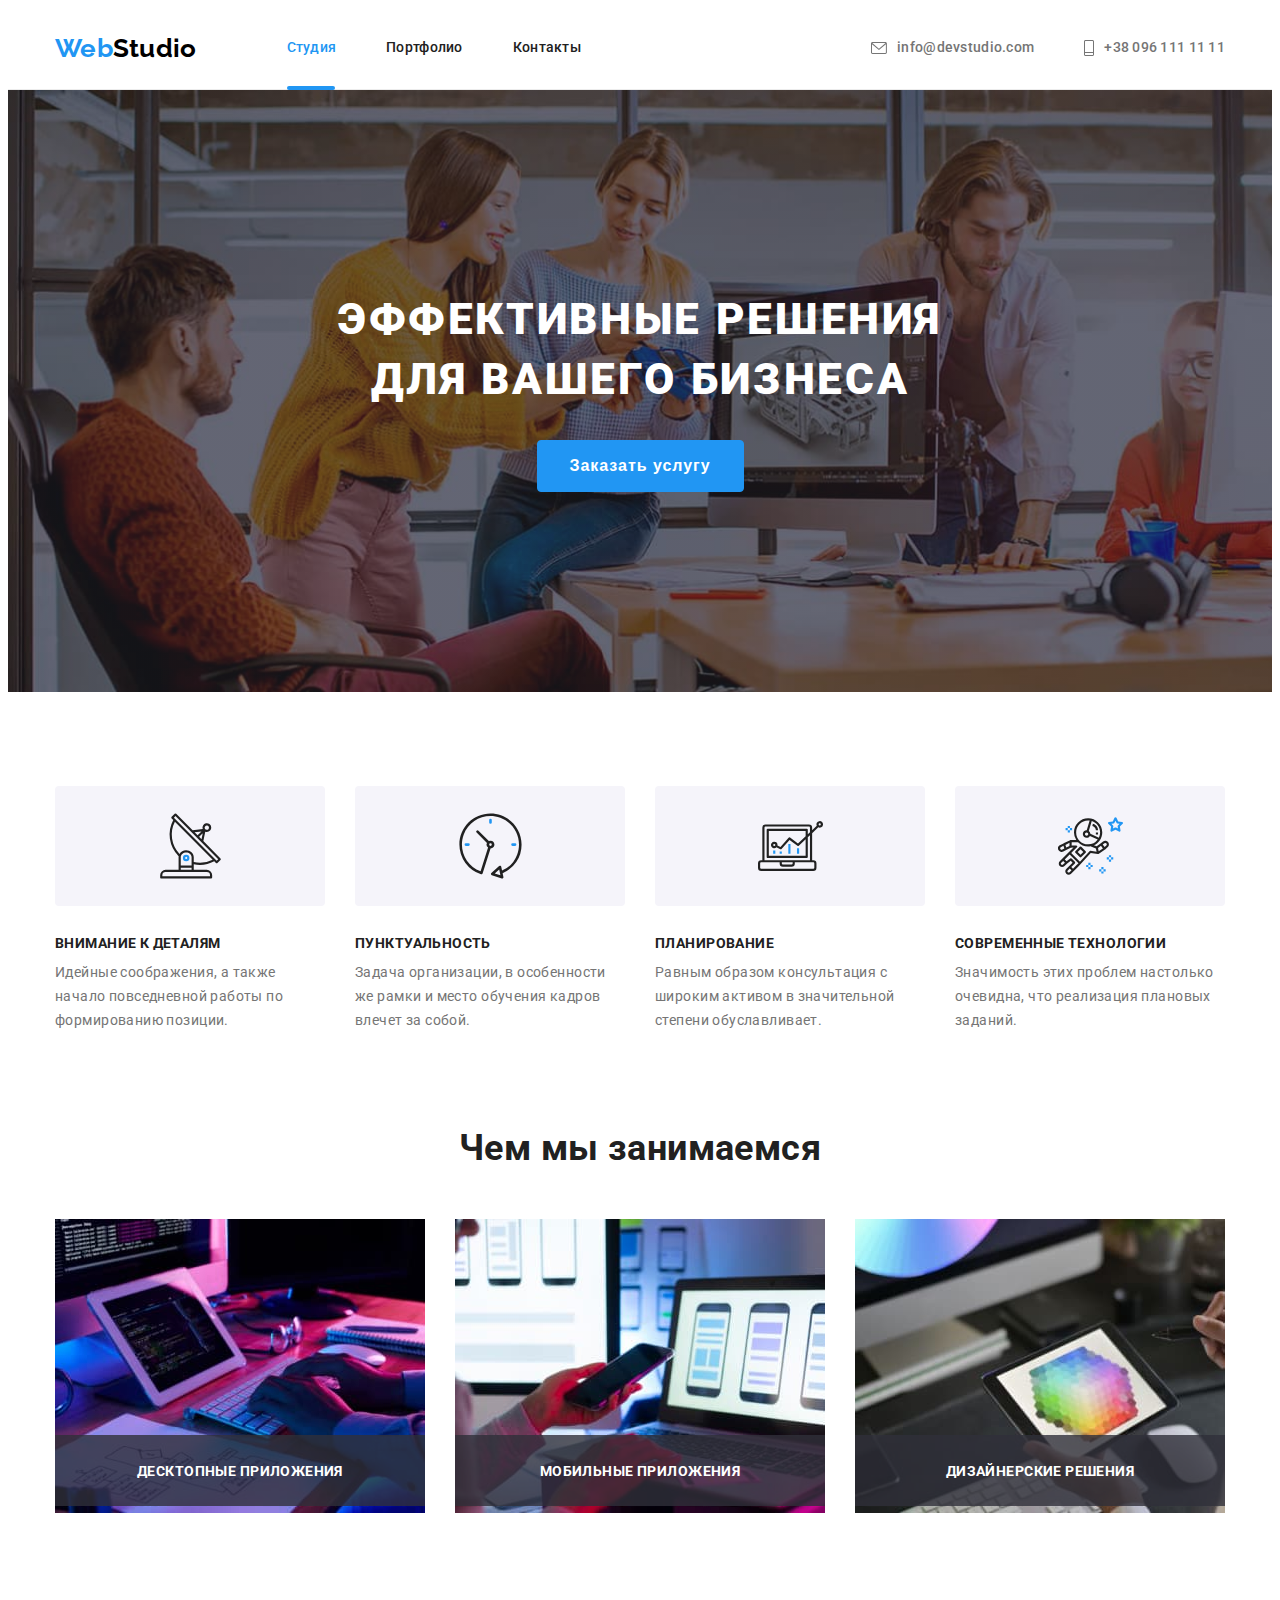
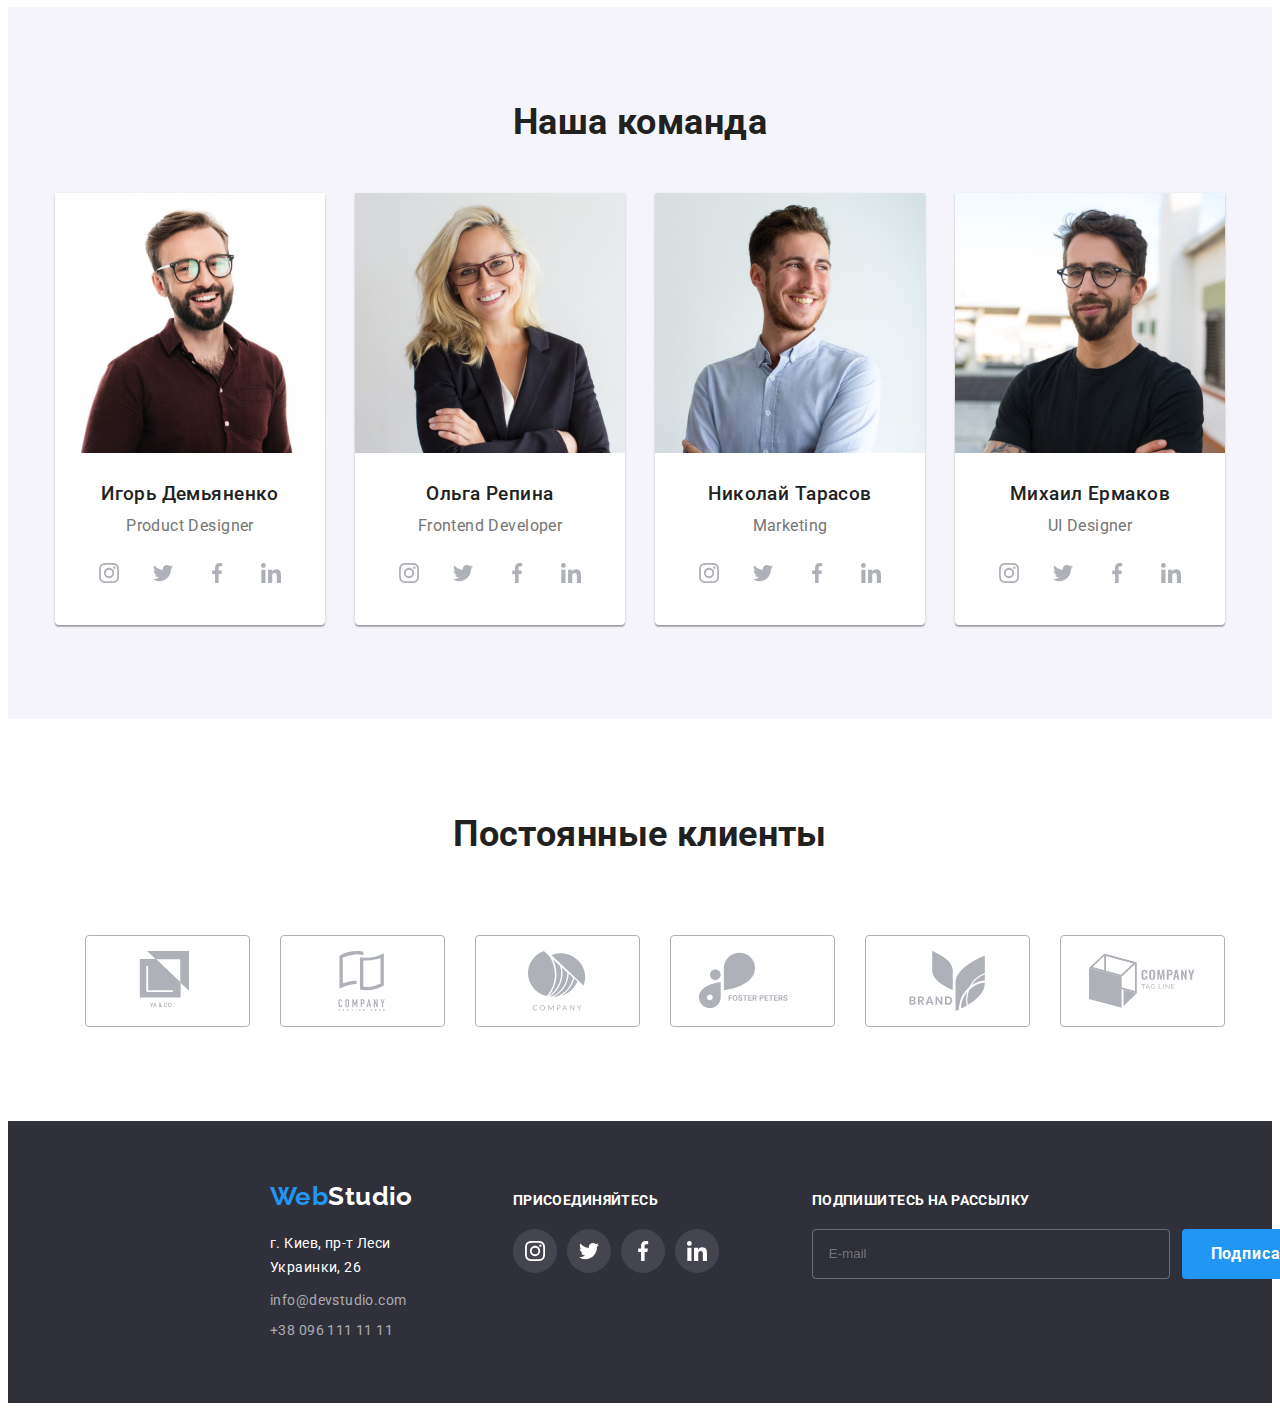
<file: index.html>
<!DOCTYPE html>
<html lang="ru">
  <head>
    <meta charset="UTF-8" />
    <meta http-equiv="X-UA-Compatible" content="IE=edge" />
    <meta name="viewport" content="width=device-width, initial-scale=1.0" />
    <link rel="preconnect" href="https://fonts.gstatic.com" />
    <link
      href="https://fonts.googleapis.com/css2?family=Raleway:wght@700&family=Roboto:wght@400;500;700;900&display=swap"
      rel="stylesheet"
    />
    <link
      rel="stylesheet"
      href="https://cdnjs.cloudflare.com/ajax/libs/modern-normalize/1.0.0/modern-normalize.min.css"
      integrity="sha512-ISS7cAi1PEhQ8jnbJpJZMd29NlhNj4AWYyLOSp2CE/CsHxTCu+r+t0D2yoJudVrd0/8fTVPUVDzY5Tvli75u/g=="
      crossorigin="anonymous"
    />
    <link rel="stylesheet" href="./css/styles.css" />
    <title>WebStudio | Студия</title>
  </head>
  <body>
    <header class="header">
      <div class="container">
        <nav class="navigation">
          <a class="logo link" href="./"><span class="accent">Web</span>Studio</a>
          <ul class="list menu">
            <li class="menu-item">
              <div class="link-nav">
                <a class="link current" href="./index.html">Студия</a>
              </div>
            </li>
            <li class="menu-item">
              <a class="link" href="./portfolio.html">Портфолио</a>
            </li>
            <li class="menu-item"><a class="link" href="">Контакты</a></li>
          </ul>
        </nav>
        <ul class="list contacts">
          <li class="contacts-item">
            <a class="link contacts-item-link" href="mailto:info@devstudio.com"
              ><svg width="16" height="12" class="icon contacts-icon icon-envelope">
                <use href="./images/sprite.svg#icon-envelope"></use>
              </svg>
              info@devstudio.com</a
            >
          </li>
          <li class="contacts-item">
            <a class="link contacts-item-link" href="tel:+380961111111"
              ><svg width="10" height="16" class="icon contacts-icon icon-smartphone">
                <use href="./images/sprite.svg#icon-cell"></use>
              </svg>
              +38 096 111 11 11</a
            >
          </li>
        </ul>
      </div>
    </header>
    <main>
      <!--Hero -->
      <section class="hero">
        <div class="container">
          <h1 class="hero-title title">Эффективные решения для вашего бизнеса</h1>
          <button class="hero-button button primary" type="button" data-modal-open>Заказать услугу</button>
        </div>
      </section>
      <!--Characteristics-->
      <section class="qualities section">
        <div class="container">
          <h2 class="title section-title visually-hidden">Особенности</h2>
          <ul class="list flex-grid qualities-list">
            <li class="flex-grid-item qualities-list-item">
              <div class="qualities-icon-container">
                <svg width="65" height="70" class="icon qualities-icon">
                  <use href="./images/sprite.svg#icon-antenna"></use>
                </svg>
              </div>
              <h3 class="qualities-list-item-title title">Внимание к деталям</h3>
              <p class="qualities-list-item-text">
                Идейные соображения, а также начало повседневной работы по формированию позиции.
              </p>
            </li>
            <li class="flex-grid-item qualities-list-item">
              <div class="qualities-icon-container">
                <svg width="65" height="70" class="icon qualities-icon">
                  <use href="./images/sprite.svg#icon-clock"></use>
                </svg>
              </div>
              <h3 class="qualities-list-item-title title">Пунктуальность</h3>
              <p class="qualities-list-item-text">
                Задача организации, в особенности же рамки и место обучения кадров влечет за собой.
              </p>
            </li>
            <li class="flex-grid-item qualities-list-item">
              <div class="qualities-icon-container">
                <svg width="65" height="70" class="icon qualities-icon">
                  <use href="./images/sprite.svg#icon-diagram"></use>
                </svg>
              </div>
              <h3 class="qualities-list-item-title title">Планирование</h3>
              <p class="qualities-list-item-text">
                Равным образом консультация с широким активом в значительной степени обуславливает.
              </p>
            </li>
            <li class="flex-grid-item qualities-list-item">
              <div class="qualities-icon-container">
                <svg width="65" height="70" class="icon qualities-icon">
                  <use href="./images/sprite.svg#icon-astronaut"></use>
                </svg>
              </div>
              <h3 class="qualities-list-item-title title">Современные технологии</h3>
              <p class="qualities-list-item-text">
                Значимость этих проблем настолько очевидна, что реализация плановых заданий.
              </p>
            </li>
          </ul>
        </div>
      </section>
      <!--What we do-->
      <section class="section">
        <div class="container">
          <h2 class="title section-title">Чем мы занимаемся</h2>
          <ul class="list flex-grid activities-list">
            <li class="flex-grid-item activities-list-item">
              <img src="./images/img3.jpg" alt="клавиатура" width="370" />
              <div class="work-box">
                <p class="work-description">Десктопные Приложения</p>
              </div>
            </li>
            <li class="flex-grid-item activities-list-item">
              <img src="./images/img2.jpg" alt="телефон" width="370" />
              <p class="work-description">Мобильные Приложения</p>
            </li>
            <li class="flex-grid-item activities-list-item">
              <img src="./images/img1.jpg" alt="планшет" width="370" />
              <p class="work-description">Дизайнерские Решения</p>
            </li>
          </ul>
        </div>
      </section>
      <!--Our team-->
      <section class="team section">
        <div class="container">
          <h2 class="title section-title">Наша команда</h2>
          <ul class="list flex-grid team-list">
            <li class="flex-grid-item team-list-item">
              <img class="person-portrait" src="./images/img4.jpg" alt="Игорь Демьяненко" width="277.5" />
              <div class="person-label">
                <h3 class="person-name title">Игорь Демьяненко</h3>
                <p class="person-position">Product Designer</p>

                <ul class="list person-socials-list">
                  <li class="socials-list-item">
                    <a href="#" target="_blank" rel="noopener noreferer" class="link social-icon-link">
                      <svg width="20" height="20" class="icon social-icon">
                        <use href="./images/sprite.svg#icon-instagram"></use>
                      </svg>
                    </a>
                  </li>
                  <li class="socials-list-item">
                    <a href="#" target="_blank" rel="noopener noreferer" class="link social-icon-link">
                      <svg width="20" height="20" class="icon social-icon">
                        <use href="./images/sprite.svg#icon-twitter"></use>
                      </svg>
                    </a>
                  </li>
                  <li class="socials-list-item">
                    <a href="#" target="_blank" rel="noopener noreferer" class="link social-icon-link">
                      <svg width="20" height="20" class="icon social-icon">
                        <use href="./images/sprite.svg#icon-facebook"></use>
                      </svg>
                    </a>
                  </li>
                  <li class="socials-list-item">
                    <a href="#" target="_blank" rel="noopener noreferer" class="link social-icon-link">
                      <svg width="20" height="20" class="icon social-icon">
                        <use href="./images/sprite.svg#icon-linkedin"></use>
                      </svg>
                    </a>
                  </li>
                </ul>
              </div>
            </li>
            <li class="flex-grid-item team-list-item">
              <img class="person-portrait" src="./images/img5.jpg" alt="Ольга Репина" width="277.5" />
              <div class="person-label">
                <h3 class="person-name title">Ольга Репина</h3>
                <p class="person-position">Frontend Developer</p>
                <ul class="list person-socials-list">
                  <li class="socials-list-item">
                    <a href="#" target="_blank" rel="noopener noreferer" class="link social-icon-link">
                      <svg width="20" height="20" class="icon social-icon">
                        <use href="./images/sprite.svg#icon-instagram"></use>
                      </svg>
                    </a>
                  </li>
                  <li class="socials-list-item">
                    <a href="#" target="_blank" rel="noopener noreferer" class="link social-icon-link">
                      <svg width="20" height="20" class="icon social-icon">
                        <use href="./images/sprite.svg#icon-twitter"></use>
                      </svg>
                    </a>
                  </li>
                  <li class="socials-list-item">
                    <a href="#" target="_blank" rel="noopener noreferer" class="link social-icon-link">
                      <svg width="20" height="20" class="icon social-icon">
                        <use href="./images/sprite.svg#icon-facebook"></use>
                      </svg>
                    </a>
                  </li>
                  <li class="socials-list-item">
                    <a href="#" target="_blank" rel="noopener noreferer" class="link social-icon-link">
                      <svg width="20" height="20" class="icon social-icon">
                        <use href="./images/sprite.svg#icon-linkedin"></use>
                      </svg>
                    </a>
                  </li>
                </ul>
              </div>
            </li>
            <li class="flex-grid-item team-list-item">
              <img class="person-portrait" src="./images/img6.jpg" alt="Николай Тарасов" width="277.5" />
              <div class="person-label">
                <h3 class="person-name title">Николай Тарасов</h3>
                <p class="person-position">Marketing</p>

                <ul class="list person-socials-list">
                  <li class="socials-list-item">
                    <a href="#" target="_blank" rel="noopener noreferer" class="link social-icon-link">
                      <svg width="20" height="20" class="icon social-icon">
                        <use href="./images/sprite.svg#icon-instagram"></use>
                      </svg>
                    </a>
                  </li>
                  <li class="socials-list-item">
                    <a href="#" target="_blank" rel="noopener noreferer" class="link social-icon-link">
                      <svg width="20" height="20" class="icon social-icon">
                        <use href="./images/sprite.svg#icon-twitter"></use>
                      </svg>
                    </a>
                  </li>
                  <li class="socials-list-item">
                    <a href="#" target="_blank" rel="noopener noreferer" class="link social-icon-link">
                      <svg width="20" height="20" class="icon social-icon">
                        <use href="./images/sprite.svg#icon-facebook"></use>
                      </svg>
                    </a>
                  </li>
                  <li class="socials-list-item">
                    <a href="#" target="_blank" rel="noopener noreferer" class="link social-icon-link">
                      <svg width="20" height="20" class="icon social-icon">
                        <use href="./images/sprite.svg#icon-linkedin"></use>
                      </svg>
                    </a>
                  </li>
                </ul>
              </div>
            </li>
            <li class="flex-grid-item team-list-item">
              <img class="person-portrait" src="./images/img7.jpg" alt="Михаил Ермаков" width="277.5" />
              <div class="person-label">
                <h3 class="person-name title">Михаил Ермаков</h3>
                <p class="person-position">UI Designer</p>
                <ul class="list person-socials-list">
                  <li class="socials-list-item">
                    <a href="#" target="_blank" rel="noopener noreferer" class="link social-icon-link">
                      <svg width="20" height="20" class="icon social-icon">
                        <use href="./images/sprite.svg#icon-instagram"></use>
                      </svg>
                    </a>
                  </li>
                  <li class="socials-list-item">
                    <a href="#" target="_blank" rel="noopener noreferer" class="link social-icon-link">
                      <svg width="20" height="20" class="icon social-icon">
                        <use href="./images/sprite.svg#icon-twitter"></use>
                      </svg>
                    </a>
                  </li>
                  <li class="socials-list-item">
                    <a href="#" target="_blank" rel="noopener noreferer" class="link social-icon-link">
                      <svg width="20" height="20" class="icon social-icon">
                        <use href="./images/sprite.svg#icon-facebook"></use>
                      </svg>
                    </a>
                  </li>
                  <li class="socials-list-item">
                    <a href="#" target="_blank" rel="noopener noreferer" class="link social-icon-link">
                      <svg width="20" height="20" class="icon social-icon">
                        <use href="./images/sprite.svg#icon-linkedin"></use>
                      </svg>
                    </a>
                  </li>
                </ul>
              </div>
            </li>
          </ul>
        </div>
      </section>
      <section class="section clients-section">
        <div class="container">
          <h2 class="title section-title">Постоянные клиенты</h2>
          <ul class="list clients-list flex-grid">
            <li class="flex-grid-item clients-list-item">
              <a href="#" target="_blank" rel="noopener noreferer" class="link"
                ><svg class="client-logo-icon" width="106" height="60">
                  <use href="./images/sprite.svg#icon-logo-one"></use>
                </svg>
              </a>
            </li>
            <li class="flex-grid-item clients-list-item">
              <a href="#" target="_blank" rel="noopener noreferer" class="link"
                ><svg class="client-logo-icon" width="106" height="60">
                  <use href="./images/sprite.svg#icon-logo-two"></use>
                </svg>
              </a>
            </li>
            <li class="flex-grid-item clients-list-item">
              <a href="#" target="_blank" rel="noopener noreferer" class="link"
                ><svg class="client-logo-icon" width="106" height="60">
                  <use href="./images/sprite.svg#icon-logo-three"></use>
                </svg>
              </a>
            </li>
            <li class="flex-grid-item clients-list-item">
              <a href="#" target="_blank" rel="noopener noreferer" class="link"
                ><svg class="client-logo-icon" width="106" height="60">
                  <use href="./images/sprite.svg#icon-logo-four"></use>
                </svg>
              </a>
            </li>
            <li class="flex-grid-item clients-list-item">
              <a href="#" target="_blank" rel="noopener noreferer" class="link"
                ><svg class="client-logo-icon" width="106" height="60">
                  <use href="./images/sprite.svg#icon-logo-five"></use>
                </svg>
              </a>
            </li>
            <li class="flex-grid-item clients-list-item">
              <a href="#" target="_blank" rel="noopener noreferer" class="link"
                ><svg class="client-logo-icon" width="106" height="60">
                  <use href="./images/sprite.svg#icon-logo-six"></use>
                </svg>
              </a>
            </li>
          </ul>
        </div>
      </section>
    </main>
    <footer class="footer">
      <div class="container footer-container">
        <div class="address-container">
          <a class="logo link" href="./"><span class="accent">Web</span>Studio</a>
          <address class="address">
            <p class="address-item">г. Киев, пр-т Леси Украинки, 26</p>
            <ul class="list contacts">
              <li class="contacts-item">
                <a class="link" href="mailto:info@devstudio.com">info@devstudio.com</a>
              </li>
              <li class="contacts-item">
                <a class="link" href="tel:+380961111111">+38 096 111 11 11</a>
              </li>
            </ul>
          </address>
        </div>
        <div class="join-us-container">
          <h2 class="join-us-header">присоединяйтесь</h2>
          <ul class="list socials-list">
            <li class="socials-list-item">
              <a href="#" target="_blank" rel="noopener noreferer" class="link social-icon-link">
                <svg width="20" height="20" class="icon social-icon">
                  <use href="./images/sprite.svg#icon-instagram"></use>
                </svg>
              </a>
            </li>
            <li class="socials-list-item">
              <a href="#" target="_blank" rel="noopener noreferer" class="link social-icon-link">
                <svg width="20" height="20" class="icon social-icon">
                  <use href="./images/sprite.svg#icon-twitter"></use>
                </svg>
              </a>
            </li>
            <li class="socials-list-item">
              <a href="#" target="_blank" rel="noopener noreferer" class="link social-icon-link">
                <svg width="20" height="20" class="icon social-icon">
                  <use href="./images/sprite.svg#icon-facebook"></use>
                </svg>
              </a>
            </li>
            <li class="socials-list-item">
              <a href="#" target="_blank" rel="noopener noreferer" class="link social-icon-link">
                <svg width="20" height="20" class="icon social-icon">
                  <use href="./images/sprite.svg#icon-linkedin"></use>
                </svg>
              </a>
            </li>
          </ul>
        </div>
        <div class="subscribe-section">
          <form action="#" class="subscribe-form">
            <p class="subscribe-name">Подпишитесь на рассылку</p>
            <div class="sub-correct">
              <input
                type="text"
                name="subscribe-name-footer"
                class="subscribe-input"
                id="subscribe"
                placeholder="E-mail"
                required
              />
              <button type="submit" class="subscribe-button">
                Подписаться<svg class="subscribe-icon" width="24" height="24">
                  <use href="./images/sprite.svg#icon-send"></use>
                </svg>
              </button>
            </div>
          </form>
        </div>
      </div>
    </footer>
    <div class="backdrop is-hidden" data-modal>
      <div class="modal">
        <button class="modal-close-button" type="button" data-modal-close>
          <svg width="11" height="11">
            <use href="./images/sprite.svg#close-vector"></use>
          </svg>
        </button>
        <div class="modal-inner">
          <fieldset>
            <h2 class="modal-title title">Оставьте свои данные, мы вам перезвоним</h2>
            <form class="form" name="main-form" autocomplete="on" required>
              <div class="form-field">
                <label class="form-field-label" for="user-name">Имя</label>
                <div class="form-field-inner">
                  <input class="form-field-input" id="user-name" type="text" name="user-name" />
                  <svg class="form-field-icon" width="12" height="12">
                    <use href="images/sprite.svg#human-modal"></use>
                  </svg>
                </div>
              </div>
              <div class="form-field">
                <label class="form-field-label" for="user-tel">Телефон</label>
                <div class="form-field-inner">
                  <input class="form-field-input" id="user-tel" type="tel" name="user-tel" />
                  <svg class="form-field-icon" width="13" height="13">
                    <use href="./images/sprite.svg#phone-modal"></use>
                  </svg>
                </div>
              </div>
              <div class="form-field">
                <label class="form-field-label" for="user-mail">Почта</label>
                <div class="form-field-inner">
                  <input class="form-field-input" id="user-mail" type="mail" name="user-mail" />
                  <svg class="form-field-icon" width="16" height="12">
                    <use href="./images/sprite.svg#mail-modal"></use>
                  </svg>
                </div>
              </div>
              <div class="form-field">
                <label class="form-field-label" for="user-comment">Комментарий</label>
                <div class="form-field-inner">
                  <textarea
                    class="form-field-input form-field-textarea"
                    name="user-comment"
                    id="user-comment"
                    rows="10"
                    placeholder="Введите текст"
                  ></textarea>
                </div>
              </div>
              <div class="form-field form-field-agreement">
                <input
                  class="input-check visually-hidden"
                  id="terms-condition"
                  type="checkbox"
                  name="terms-condition"
                />
                <label for="terms-condition" class="check-text">
                  <span>
                    <svg class="check-icon" width="12" height="9">
                      <use href="./images/sprite.svg#check-icon"></use>
                    </svg>
                  </span>
                  Соглашаюсь с рассылкой и принимаю&nbsp;
                  <a class="agreement-link" href="./" rel="noopener noreferer">Условия договора</a></label
                >
              </div>
              <button class="hero-button button primary form-field-button" type="submit">Отправить</button>
            </form>
          </fieldset>
        </div>
      </div>
    </div>
    <script src="./js/modal.js"></script>
  </body>
</html>
</file>
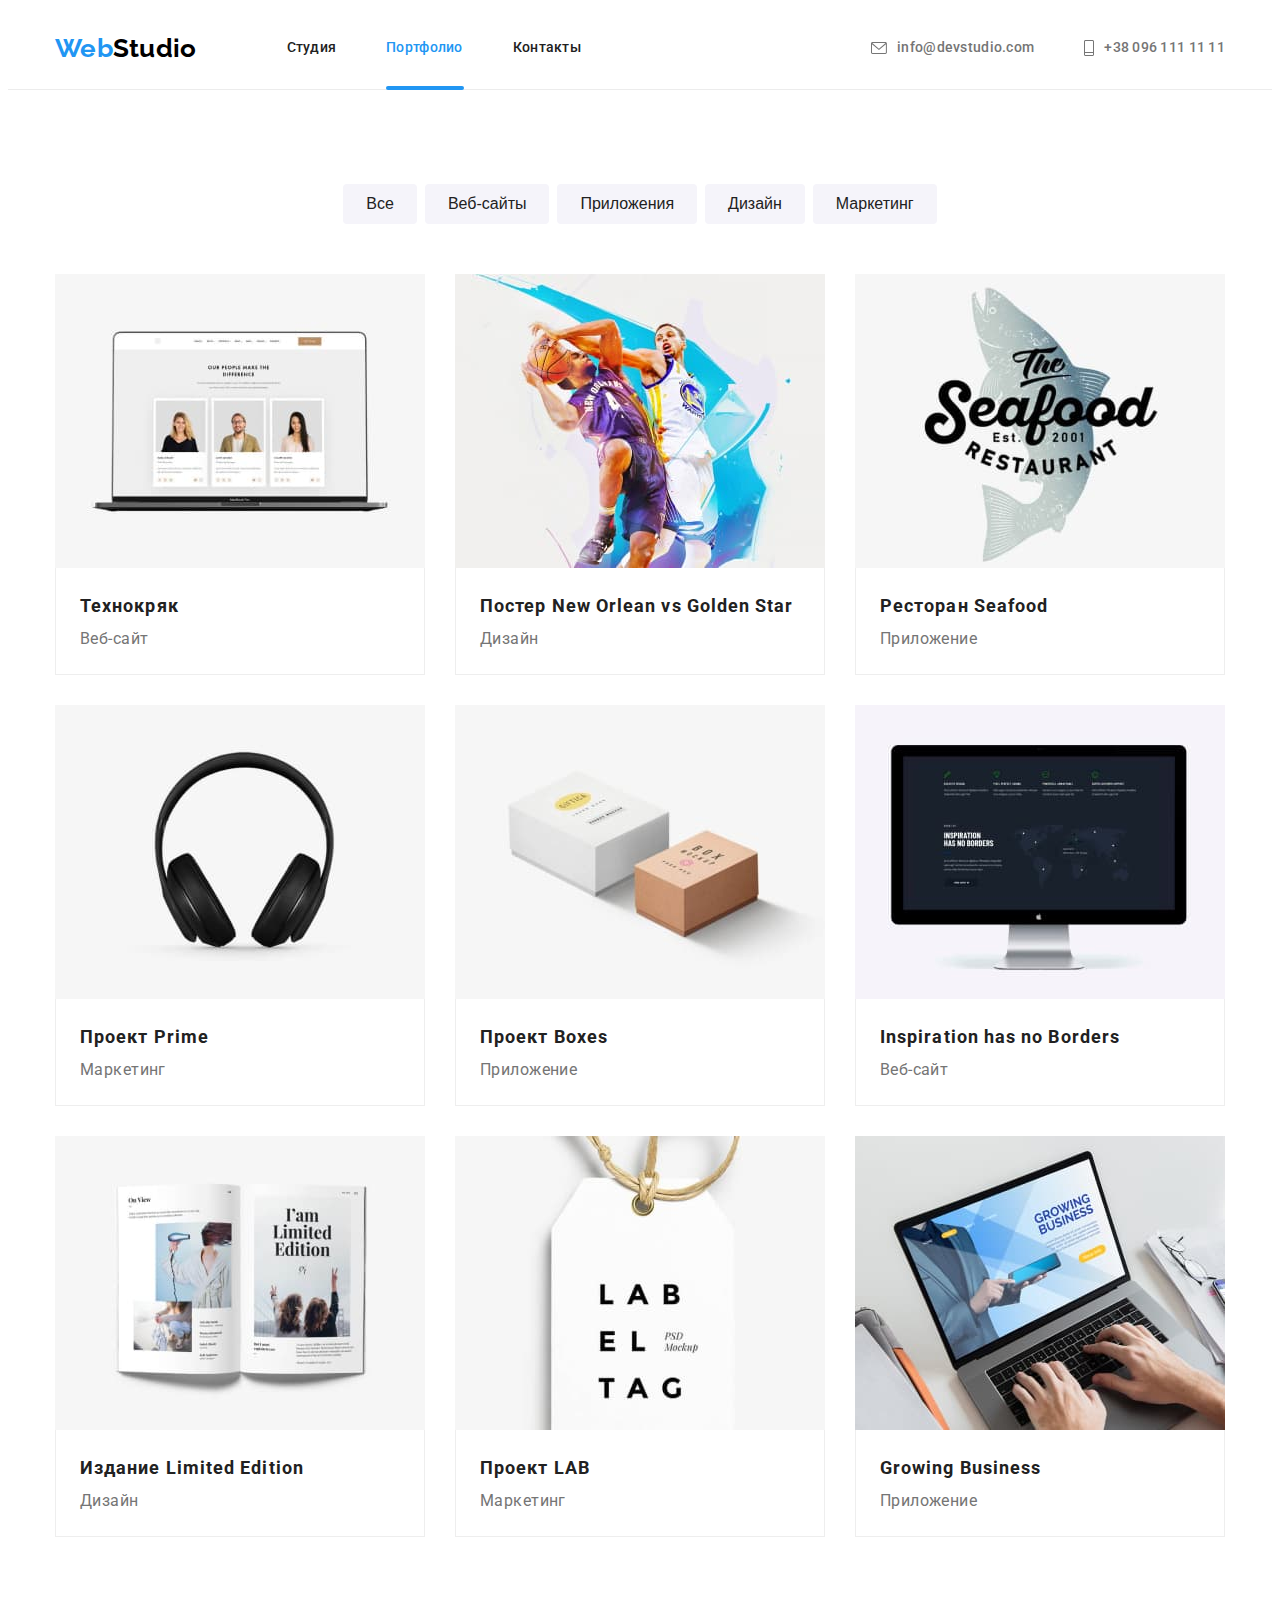
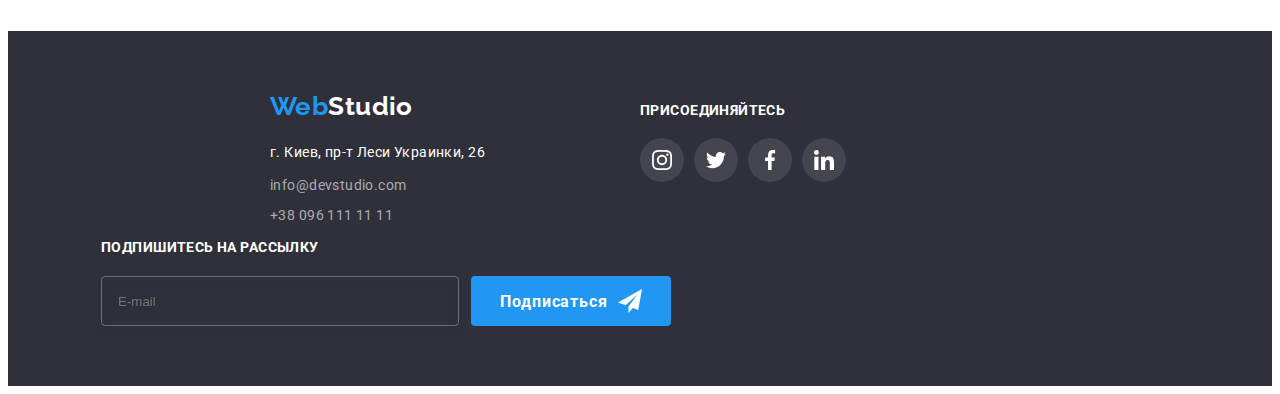
<file: portfolio.html>
<!DOCTYPE html>
<html lang="ru">
  <head>
    <meta charset="UTF-8" />
    <meta http-equiv="X-UA-Compatible" content="IE=edge" />
    <meta name="viewport" content="width=device-width, initial-scale=1.0" />
    <link rel="preconnect" href="https://fonts.gstatic.com" />
    <link
      href="https://fonts.googleapis.com/css2?family=Raleway:wght@700&family=Roboto:wght@400;500;700;900&display=swap"
      rel="stylesheet"
    />
    <link
      rel="stylesheet"
      href="https://cdnjs.cloudflare.com/ajax/libs/modern-normalize/1.0.0/modern-normalize.min.css"
      integrity="sha512-ISS7cAi1PEhQ8jnbJpJZMd29NlhNj4AWYyLOSp2CE/CsHxTCu+r+t0D2yoJudVrd0/8fTVPUVDzY5Tvli75u/g=="
      crossorigin="anonymous"
    />
    <link rel="stylesheet" href="./css/styles.css" />
    <title>WebStudio | Портфолио</title>
  </head>
  <body>
    <header class="header">
      <div class="container">
        <nav class="navigation">
          <a class="logo link" href="./"><span class="accent">Web</span>Studio</a>
          <ul class="list menu">
            <li class="menu-item">
              <a class="link" href="./index.html">Студия</a>
            </li>
            <li class="menu-item">
              <div class="link-nav portfolio">
                <a class="link current" href="./portfolio.html">Портфолио</a>
              </div>
            </li>
            <li class="menu-item"><a class="link" href="">Контакты</a></li>
          </ul>
        </nav>
        <ul class="list contacts">
          <li class="contacts-item">
            <a class="link contacts-item-link" href="mailto:info@devstudio.com"
              ><svg width="16" height="12" class="icon contacts-icon icon-envelope">
                <use href="./images/sprite.svg#icon-envelope"></use>
              </svg>
              info@devstudio.com</a
            >
          </li>
          <li class="contacts-item">
            <a class="link contacts-item-link" href="tel:+380961111111"
              ><svg width="10" height="16" class="icon contacts-icon icon-smartphone">
                <use href="./images/sprite.svg#icon-cell"></use>
              </svg>
              +38 096 111 11 11</a
            >
          </li>
        </ul>
      </div>
    </header>
    <main>
      <section class="section">
        <div class="container">
          <h1 class="title visually-hidden">Портфолио</h1>
          <ul class="list filter-list">
            <li class="filter-list-item">
              <button class="button" type="button">Все</button>
            </li>
            <li class="filter-list-item">
              <button class="button" type="button">Веб-сайты</button>
            </li>
            <li class="filter-list-item">
              <button class="button" type="button">Приложения</button>
            </li>
            <li class="filter-list-item">
              <button class="button" type="button">Дизайн</button>
            </li>
            <li class="filter-list-item">
              <button class="button" type="button">Маркетинг</button>
            </li>
          </ul>
          <ul class="list flex-grid projects-list">
            <li class="flex-grid-item project-item">
              <a class="link project-link" target="_blank" rel="noopener noreferer" href="">
                <div class="portfolio-thumb">
                  <img class="project-image" src="./images/img8.jpg" alt="ноутбук" />
                  <div class="portfolio-overlay">
                    <p class="portfolio-overlay-description">
                      Ресурс предлагает комплексные предложения с разным уровнем функционала и сервисов. Все это
                      позволит посетителю получить исчерпывающие сведения о компании или частном лице.
                    </p>
                  </div>
                </div>
                <div class="project-label">
                  <h2 class="project-name title">Технокряк</h2>
                  <p class="project-category">Веб-сайт</p>
                </div>
              </a>
            </li>
            <li class="flex-grid-item project-item">
              <a class="link project-link" target="_blank" rel="noopener noreferer" href="">
                <div class="portfolio-thumb">
                  <img class="project-image" src="./images/img9.jpg" alt="баскетболисты" width="370" />
                  <div class="portfolio-overlay">
                    <p class="portfolio-overlay-description">
                      Ресурс предлагает комплексные предложения с разным уровнем функционала и сервисов. Все это
                      позволит посетителю получить исчерпывающие сведения о компании или частном лице.
                    </p>
                  </div>
                </div>
                <div class="project-label">
                  <h2 class="project-name title">Постер New Orlean vs Golden Star</h2>
                  <p class="project-category">Дизайн</p>
                </div>
              </a>
            </li>
            <li class="flex-grid-item project-item">
              <a class="link project-link" target="_blank" rel="noopener noreferer" href="">
                <div class="portfolio-thumb">
                  <img class="project-image" src="./images/img10.jpg" alt="лого ресторана" width="370" />
                  <div class="portfolio-overlay">
                    <p class="portfolio-overlay-description">
                      Ресурс предлагает комплексные предложения с разным уровнем функционала и сервисов. Все это
                      позволит посетителю получить исчерпывающие сведения о компании или частном лице.
                    </p>
                  </div>
                </div>
                <div class="project-label">
                  <h2 class="project-name title">Ресторан Seafood</h2>
                  <p class="project-category">Приложение</p>
                </div>
              </a>
            </li>
            <li class="flex-grid-item project-item">
              <a class="link project-link" target="_blank" rel="noopener noreferer" href="">
                <div class="portfolio-thumb">
                  <img class="project-image" src="./images/img11.jpg" alt="наушники" width="370" />
                  <div class="portfolio-overlay">
                    <p class="portfolio-overlay-description">
                      Ресурс предлагает комплексные предложения с разным уровнем функционала и сервисов. Все это
                      позволит посетителю получить исчерпывающие сведения о компании или частном лице.
                    </p>
                  </div>
                </div>
                <div class="project-label">
                  <h2 class="project-name title">Проект Prime</h2>
                  <p class="project-category">Маркетинг</p>
                </div>
              </a>
            </li>
            <li class="flex-grid-item project-item">
              <a class="link project-link" target="_blank" rel="noopener noreferer" href="">
                <div class="portfolio-thumb">
                  <img class="project-image" src="./images/img12.jpg" alt="коробки" width="370" />
                  <div class="portfolio-overlay">
                    <p class="portfolio-overlay-description">
                      Ресурс предлагает комплексные предложения с разным уровнем функционала и сервисов. Все это
                      позволит посетителю получить исчерпывающие сведения о компании или частном лице.
                    </p>
                  </div>
                </div>
                <div class="project-label">
                  <h2 class="project-name title">Проект Boxes</h2>
                  <p class="project-category">Приложение</p>
                </div>
              </a>
            </li>
            <li class="flex-grid-item project-item">
              <a class="link project-link" target="_blank" rel="noopener noreferer" href="">
                <div class="portfolio-thumb">
                  <img class="project-image" src="./images/img13.jpg" alt="монитор" width="370" />
                  <div class="portfolio-overlay">
                    <p class="portfolio-overlay-description">
                      Ресурс предлагает комплексные предложения с разным уровнем функционала и сервисов. Все это
                      позволит посетителю получить исчерпывающие сведения о компании или частном лице.
                    </p>
                  </div>
                </div>
                <div class="project-label">
                  <h2 class="project-name title">Inspiration has no Borders</h2>
                  <p class="project-category">Веб-сайт</p>
                </div>
              </a>
            </li>
            <li class="flex-grid-item project-item">
              <a class="link project-link" target="_blank" rel="noopener noreferer" href="">
                <div class="portfolio-thumb">
                  <img class="project-image" src="./images/img14.jpg" alt="книга" width="370" />
                  <div class="portfolio-overlay">
                    <p class="portfolio-overlay-description">
                      Ресурс предлагает комплексные предложения с разным уровнем функционала и сервисов. Все это
                      позволит посетителю получить исчерпывающие сведения о компании или частном лице.
                    </p>
                  </div>
                </div>
                <div class="project-label">
                  <h2 class="project-name title">Издание Limited Edition</h2>
                  <p class="project-category">Дизайн</p>
                </div>
              </a>
            </li>
            <li class="flex-grid-item project-item">
              <a class="link project-link" target="_blank" rel="noopener noreferer" href="">
                <div class="portfolio-thumb">
                  <img class="project-image" src="./images/img15.jpg" alt="бирка" width="370" />
                  <div class="portfolio-overlay">
                    <p class="portfolio-overlay-description">
                      Ресурс предлагает комплексные предложения с разным уровнем функционала и сервисов. Все это
                      позволит посетителю получить исчерпывающие сведения о компании или частном лице.
                    </p>
                  </div>
                </div>
                <div class="project-label">
                  <h2 class="project-name title">Проект LAB</h2>
                  <p class="project-category">Маркетинг</p>
                </div>
              </a>
            </li>
            <li class="flex-grid-item project-item">
              <a class="link project-link" target="_blank" rel="noopener noreferer" href="">
                <div class="portfolio-thumb">
                  <img class="project-image" src="./images/img16.jpg" alt="ноутбук" width="370" />
                  <div class="portfolio-overlay">
                    <p class="portfolio-overlay-description">
                      Ресурс предлагает комплексные предложения с разным уровнем функционала и сервисов. Все это
                      позволит посетителю получить исчерпывающие сведения о компании или частном лице.
                    </p>
                  </div>
                </div>
                <div class="project-label">
                  <h2 class="project-name title">Growing Business</h2>
                  <p class="project-category">Приложение</p>
                </div>
              </a>
            </li>
          </ul>
        </div>
      </section>
    </main>
    <footer class="footer">
      <div class="container footer-container">
        <div class="address-container">
          <a class="logo link" href="./"><span class="accent">Web</span>Studio</a>
          <address class="address">
            <p class="address-item">г. Киев, пр-т Леси Украинки, 26</p>
            <ul class="list contacts">
              <li class="contacts-item">
                <a class="link" href="mailto:info@devstudio.com">info@devstudio.com</a>
              </li>
              <li class="contacts-item">
                <a class="link" href="tel:+380961111111">+38 096 111 11 11</a>
              </li>
            </ul>
          </address>
        </div>
        <div class="join-us-container">
          <h2 class="join-us-header">присоединяйтесь</h2>
          <div class="socials-container">
            <ul class="list socials-list">
              <li class="socials-list-item">
                <a href="#" target="_blank" rel="noopener noreferer" class="link social-icon-link">
                  <svg width="20" height="20" class="icon social-icon">
                    <use href="./images/sprite.svg#icon-instagram"></use>
                  </svg>
                </a>
              </li>
              <li class="socials-list-item">
                <a href="#" target="_blank" rel="noopener noreferer" class="link social-icon-link">
                  <svg width="20" height="20" class="icon social-icon">
                    <use href="./images/sprite.svg#icon-twitter"></use>
                  </svg>
                </a>
              </li>
              <li class="socials-list-item">
                <a href="#" target="_blank" rel="noopener noreferer" class="link social-icon-link">
                  <svg width="20" height="20" class="icon social-icon">
                    <use href="./images/sprite.svg#icon-facebook"></use>
                  </svg>
                </a>
              </li>
              <li class="socials-list-item">
                <a href="#" target="_blank" rel="noopener noreferer" class="link social-icon-link">
                  <svg width="20" height="20" class="icon social-icon">
                    <use href="./images/sprite.svg#icon-linkedin"></use>
                  </svg>
                </a>
              </li>
            </ul>
          </div>
        </div>
      </div>
      <div class="subscribe-section">
        <form action="#" class="subscribe-form">
          <p class="subscribe-name">Подпишитесь на рассылку</p>
          <div class="sub-correct">
            <input
              type="text"
              name="subscribe-name-footer"
              class="subscribe-input"
              id="subscribe"
              placeholder="E-mail"
              required
            />
            <button type="submit" class="subscribe-button">
              Подписаться<svg class="subscribe-icon" width="24" height="24">
                <use href="./images/sprite.svg#icon-send"></use>
              </svg>
            </button>
          </div>
        </form>
      </div>
    </footer>
  </body>
</html>
</file>
<file: css/styles.css>
:root {
  --accent-color: #2196f3;
  --logo-header-color: #000000;
  --title-text-color: #212121;
  --primary-text-color: #757575;
  --header-border-color: #ececec;
  --primary-icon-color: #afb1b8;
  --hero-overlay-background-color: rgba(47, 48, 58, 0.4);
  --portfolio-border-color: #eeeeee;
  --primary-button-text-color: #ffffff;
  --footer-secondary-text-color: rgba(255, 255, 255, 0.6);
  --footer-icon-background-color: rgba(255, 255, 255, 0.1);
  --background-primary-color: #ffffff;
  --background-secondary-color: #f5f4fa;
  --background-dark-primary-text-color: #ffffff;
  --background-dark-color: #2f303a;
  --logo-font-family: 'Raleway', sans-serif;
  --primary-font-family: 'Roboto', sans-serif;
  --flex-grid-margin: 30px;
}

html {
  box-sizing: border-box;
}

*,
*::before,
*::after {
  box-sizing: inherit;
}

body {
  font-family: var(--primary-font-family);
  font-size: 14px;
  line-height: 1.71;
  letter-spacing: 0.03em;

  color: var(--primary-text-color);
  background-color: var(--background-primary-color);
}

h1,
h2,
h3,
h4,
h5,
h6,
p {
  margin: 0;
}

img {
  display: block;
  max-width: 100%;
  height: auto;
}

fieldset {
  margin: 0;
  padding: 0;
  border: 0;
}

.container {
  width: 1200px;
  margin: 0 auto;
  padding: 0 15px;
}

.visually-hidden {
  position: absolute !important;
  clip: rect(1px, 1px, 1px, 1px);
  padding: 0 !important;
  border: 0 !important;
  height: 1px !important;
  width: 1px !important;
  overflow: hidden;
}

.title {
  margin: 0;
  padding: 0;
  color: var(--title-text-color);
}

.button {
  font-size: 16px;
  line-height: 1.62;
  font-weight: 500;
  display: inline-block;
  text-align: center;
  padding: 6px 22px;
  border: 1px solid transparent;
  border-radius: 4px;
  color: var(--title-text-color);
  background-color: var(--background-secondary-color);
  cursor: pointer;
  transition-property: color, background-color;
  transition-duration: 250ms;
  transition-timing-function: cubic-bezier(0.4, 0, 0.2, 1);
}

.button.primary,
.button:focus,
.button:hover {
  border-color: var(--accent-color);
  color: var(--primary-button-text-color);
  background-color: var(--accent-color);
  box-shadow: 0px 3px 1px rgba(0, 0, 0, 0.1), 0px 1px 2px rgba(0, 0, 0, 0.08), 0px 2px 2px rgba(0, 0, 0, 0.12);
}

.link {
  color: inherit;
  text-decoration: none;
  transition-property: color;
  transition-duration: 250ms;
  transition-timing-function: cubic-bezier(0.4, 0, 0.2, 1);
}

.link-nav {
  position: relative;
}

.link-nav::after {
  content: '';
  display: block;
  width: 48px;
  height: 4px;
  background-color: var(--accent-color);
  position: absolute;
  left: 0;
  bottom: -33.4px;
  border-radius: 2px;
}




.link:hover,
.link:focus {
  color: var(--accent-color);
}


.list {
  list-style: none;
  padding-left: 0;
  margin: 0;
}

.portfolio::after {
  width: 78px;
}

.logo {
  font-family: var(--logo-font-family);
  font-weight: 700;
  font-size: 26px;
  line-height: 1.19;

  color: var(--logo-header-color);
}

.accent,
.current {
  color: var(--accent-color);
}

.flex-grid {
  display: flex;
  flex-wrap: wrap;
}

.header {
  font-weight: 500;
  line-height: 1.14;
  letter-spacing: 0.02em;
  border-bottom: 1px solid var(--header-border-color);
}

.header>.container {
  display: flex;
  align-items: center;
  padding-top: 25px;
  padding-bottom: 25px;
}

.section {
  padding-top: 94px;
  padding-bottom: 94px;
}

.section-title {
  margin-bottom: 50px;
  font-size: 36px;
  line-height: 1.17;
  text-align: center;
}

.navigation {
  display: flex;
  margin-right: auto;
}

.navigation .logo {
  margin-right: 90px;
}

.menu {
  display: flex;
  align-items: center;
}

.contacts-item-link {
  display: flex;
  align-items: center;
}

.menu-item:not(:last-child),
.header .contacts-item:not(:last-child) {
  margin-right: 50px;
}

.header .contacts {
  display: flex;
  align-items: center;
}

.contacts-icon {
  fill: currentColor;
  margin-right: 10px;
}

.logo.link:hover,
.logo.link:focus {
  color: inherit;
}

.navigation {
  color: var(--title-text-color);
}

.hero {
  padding-top: 200px;
  padding-bottom: 200px;
  max-width: 1600px;
  margin-left: auto;
  margin-right: auto;

  background-color: var(--background-dark-color);
  background-image: linear-gradient(to right,
      var(--hero-overlay-background-color),
      var(--hero-overlay-background-color)),
    url('../images/img17.jpg');
  background-repeat: no-repeat;
  background-size: cover;
}

.hero .container {
  text-align: center;
  width: 700px;
}

.hero-title {
  margin-bottom: 30px;
  font-weight: 900;
  font-size: 44px;
  line-height: 1.36;
  letter-spacing: 0.06em;
  text-transform: uppercase;
  color: var(--background-dark-primary-text-color);
}

.button.hero-button {
  font-weight: 700;
  padding: 10px 32px;
  font-size: 16px;
  line-height: 1.87;
  letter-spacing: 0.06em;
  box-shadow: none;
}

.qualities.section {
  padding-bottom: 0;
}

.qualities-list-item {
  flex-basis: calc((100% - 3 * var(--flex-grid-margin)) / 4); 
}

.qualities-list-item:not(:last-child) {
  margin-right: var(--flex-grid-margin);
}

.qualities-list-item-title {
  margin-bottom: 10px;
  font-size: 14px;

  line-height: 1.14;
  letter-spacing: 0.03em;
  text-transform: uppercase;
}

.qualities-icon-container {
  display: flex;
  justify-content: center;
  padding-top: 25px;
  padding-bottom: 25px;
  margin-bottom: 30px;
  background-color: var(--background-secondary-color);
  border-radius: 4px;
}

.activities-list-item {
  flex-basis: calc((100% - 2 * var(--flex-grid-margin)) / 3);
}

.activities-list-item:not(:last-child) {
  margin-right: var(--flex-grid-margin);
}

.activities-list-item.flex-grid-item li{
  position: relative;
}

.work-description {
  position: absolute;
  display: flex;
  width: 370px;
  height: 71px;
  justify-content: center;
  align-items: center;
  font-family: var(--primary-font-family);
  size: 14px;
  font-weight: 700;
  background: rgba(47, 48, 58, 0.8);
  color: #ffffff;
  font-style: normal;
  font-size: 14px;
  line-height: 16px;
  text-align: center;
  letter-spacing: 0.03em;
  text-transform: uppercase;
  top: 1435px;
}


.team {
  font-size: 16px;
  line-height: 1.19;
  text-align: center;
  background-color: var(--background-secondary-color);
}

.team-list-item {
  flex-basis: calc((100% - 3 * var(--flex-grid-margin)) / 4);
  background-color: var(--background-primary-color);
  box-shadow: 0px 1px 3px rgba(0, 0, 0, 0.12), 0px 1px 1px rgba(0, 0, 0, 0.14), 0px 2px 1px rgba(0, 0, 0, 0.2);
  border-radius: 0px 0px 4px 4px;
}

.team-list-item:not(:last-child) {
  margin-right: 30px;
} 

.person-label {
  padding: 30px 32px;
}

.person-name {
  font-weight: 500;
  margin-bottom: 10px;
}

.person-position {
  margin-bottom: 16px;
}

.person-socials-list {
  display: flex;
  justify-content: center;
}

.socials-list-item:not(:last-child) {
  margin-right: 10px;
}

.social-icon-link {
  display: flex;
  width: 44px;
  height: 44px;
  border-radius: 50%;
  align-items: center;
  justify-content: center;
  color: var(--primary-icon-color);
  fill: currentColor;
  transition-property: color, background-color;
  transition-duration: 250ms;
  transition-timing-function: cubic-bezier(0.4, 0, 0.2, 1);
}


.social-icon-link:hover,
.social-icon-link:focus {
  color: var(--background-primary-color);
  background-color: var(--accent-color);
}


.portfolio-thumb {
  position: relative;
  overflow: hidden;
}

.portfolio-overlay {
  font-family: 'Roboto';
  font-style: normal;
  font-weight: 400;
  font-size: 18px;
  line-height: 28px;

  letter-spacing: 0.03em;

  color: #FFFFFF;
  position: absolute;
  top: 0;
  right: 0;
  width: 100%;
  height: 100%;
  padding: 64px 24px;
  background-color: rgba(33, 150, 243, 0.9);
  transform: translateY(101%);
  transition: transform 250ms;
  transition-timing-function: cubic-bezier(0.4, 0, 0.2, 1);
}

.project-item:hover .portfolio-overlay {
  transform: translateY(0);
}

.filter-list {
  display: flex;
  justify-content: center;
  margin-bottom: 50px;
  font-weight: 500;
  font-size: 16px;
  line-height: 1.62;
}

.filter-list-item:not(:last-child) {
  margin-right: 8px;
}


.project-label {
  padding: 20px 24px;
  border-right: 1px solid var(--portfolio-border-color);
  border-bottom: 1px solid var(--portfolio-border-color);
  border-left: 1px solid var(--portfolio-border-color);
  max-width: 370px;
}

.flex-grid-item.project-item:nth-child(n+7) {
  margin-bottom: 0px;
}

.flex-grid-item.project-item:nth-child(3n) {
  margin-right: 0px;
}

.project-item {
  flex-basis: calc((100% - 2 * var(--flex-grid-margin)) / 3);
  word-wrap:nowrap;
}

.project-item:not(:last-child) {
  margin-right: var(--flex-grid-margin);
  margin-bottom: var(--flex-grid-margin);
}

.project-image {
  margin-right: 0px;
}

.project-link {
  display: block;
  transition-property: color;
  transition-duration: 250ms;
  transition-timing-function: cubic-bezier(0.4, 0, 0.2, 1);
}

.project-link:hover,
.project-link:focus {
  color: inherit;
  box-shadow: 0px 1px 1px rgba(0, 0, 0, 0.12), 0px 4px 4px rgba(0, 0, 0, 0.06), 1px 4px 6px rgba(0, 0, 0, 0.16);
}

.project-name {
  font-size: 18px;
  line-height: 2;
  letter-spacing: 0.06em;
}

.project-category {
  font-size: 16px;
  line-height: 1.87;
}

.clients-list-item {
  flex-basis: calc((100% - 6 * var(--flex-grid-margin)) / 6);
  margin-top: var(--flex-grid-margin);
  margin-left: var(--flex-grid-margin);
}

.clients-list-item .link {
  display: flex;
  padding-top: 15px;
  padding-bottom: 15px;
  justify-content: center;

  border: 1px solid var(--primary-icon-color);
  border-radius: 4px;
  color: var(--primary-icon-color);
  fill: currentColor;
  transition-property: color, border-color ;
  transition-duration: 250ms;
  transition-timing-function: cubic-bezier(0.4, 0, 0.2, 1);
}

.clients-list-item .link:hover,
.clients-list-item .link:focus {
  border-color: var(--accent-color);
  color: var(--accent-color);
}

.client-logo-icon {
  --fill: currentColor;
}

.footer {
  padding-top: 60px;
  padding-bottom: 60px;
  color: var(--background-dark-primary-text-color);
  background-color: var(--background-dark-color);
}

.footer-container {
  display: flex;
  align-items: baseline;
}

.address-container {
  margin-left: 215px;
  width: 270px;
  margin-right: 30px;
}

.footer .logo.link {
  color: inherit;
  display: inline-block;
  margin-bottom: 20px;
}

.address {
  color: var(--footer-secondary-text-color);
  font-style: normal;
}

.address-item {
  color: var(--background-dark-primary-text-color);
  margin-bottom: 9px;
}

.footer .contacts-item:not(:last-child) {
  margin-bottom: 6px;
}

.join-us-container {
  margin-left: 70px;
  width: 270px;
}

.join-us-header {
  font-size: 14px;
  line-height: 1.14;
  text-transform: uppercase;
  margin-bottom: 20px;
}

.socials-list {
  display: flex;
}

.footer .social-icon-link {
  background-color: var(--footer-icon-background-color);
  color: var(--background-dark-primary-text-color);
  transition-property: background-color;
  transition-duration: 250ms;
  transition-timing-function: cubic-bezier(0.4, 0, 0.2, 1);
}

.footer .social-icon-link:hover,
.footer .social-icon-link:focus {
  background-color: var(--accent-color);
}

.form-field {
  position: relative;
  margin-bottom: 14px;
}

.form-field-agreement {
  margin-left: 15px;
}


.form-field-icon {
  position: absolute;
  left: 14px;
  top: 53%;

  fill:#212121;
}

.form-field-input:focus-within + .form-field-icon {
  fill:#2196F3;
}

.form-field-input:focus-within {
  border-color: #2196F3;
}


.form-field-label {
  margin-bottom: 4px;
  display: block;
  font-family: 'Roboto';
  font-style: normal;
  font-weight: 400;
  font-size: 12px;
  line-height: 14px;
  letter-spacing: 0.01em;
  color: #757575;
}


.form-field-input {
  width: 100%;
  height: 40px;
  padding-top: 14px;
  padding-bottom: 14px;
  padding-left: 16px;
  padding-right: 15px;
  border: 1px solid rgba(33, 33, 33, 0.2);
  border-radius: 4px;
  color: #757575;
  outline: none;
}

.form-field-inner {
  transition-property: background-color;
  transition-duration: 250ms;
  transition-timing-function: cubic-bezier(0.4, 0, 0.2, 1);
}



.form-field-input:focus-within {
  border-color: #2196F3;
}

.form-field-textarea {
  height: 120px;
  resize: none;
}

.form-field-button {
  width: 200px;
  margin: 0 auto;
  display: block;
}


.backdrop {
  position:fixed;
  top: 0;
  left: 0;
  width: 100%;
  height: 100%;
  background-color: rgba(0, 0, 0, 0.2) ;
  transition: opacity 0.5s, visibility 0.5s;
  transition-duration: 250ms;
  transition-timing-function: cubic-bezier(0.4, 0, 0.2, 1);

}

.modal {
  position: absolute;
  top: 50%;
  left: 50%;
  transform: translate(-50%, -50%);
  width: 528px;
  min-height: 581px;
  background-color: var(--background-primary-color);
  box-shadow: 0px 1px 3px rgba(0, 0, 0, 0.12), 0px 1px 1px rgba(0, 0, 0, 0.14), 0px 2px 1px rgba(0, 0, 0, 0.2);
  border-radius: 4px;
}

.modal-inner {
  padding: 40px 40px;
}

.modal-title {
  margin-bottom: 20px;
  white-space: nowrap;
  font-family: 'Roboto';
  font-style: normal;
  font-weight: 700;
  font-size: 20px;
  line-height: 23px;
  text-align: center;
  letter-spacing: 0.03em;

color: #212121;
}

.modal-close-button {
  position: absolute;
  top: 8px;
  right: 8px;
  width: 30px;
  height: 30px;
  background-color: var(--background-dark-color);
  background: #FFFFFF;
  border: 1px solid rgba(0, 0, 0, 0.1);
  border-radius: 50%;
  transition: 250ms cubic-bezier(0.4, 0, 0.2, 1);
}


.modal-close-button:hover,
.modal-close-button:focus {
  cursor: pointer;
  fill: var(--accent-color);
}

.is-hidden {
  opacity: 0;
  visibility: hidden;
  pointer-events: none;
}

textarea::placeholder {
  font-family: 'Roboto';
  font-style: normal;
  font-weight: 400;
  font-size: 12px;
  line-height: 16px;
  letter-spacing: 0.01em;
  color: rgba(117, 117, 117, 0.5);
}

.check-text {
  font-size: 14px;
  color:#757575;
  display: flex;
  align-items: center;
}

.check-text span {
  width: 16px;
  height: 15px;
  border: 2px solid #212121;
  border-radius: 3px;
  margin-right: 5px;
  display: flex;
  justify-content: center;
  align-items: center;
  transition: background-color 250ms cubic-bezier(0.4, 0, 0.2, 1) ;
}

.check-icon {
  fill: transparent;
  transition: fill 250ms cubic-bezier(0.4, 0, 0.2, 1);
}

.input-check:checked + .check-text span {
  background-color: var(--accent-color);
  border-color: var(--accent-color);
}

.input-check:checked + .check-text .check-icon {
  fill: #ffffff;
}

.input-check:focus + .check-text span {
  border-color: var(--accent-color);
}

.agreement-link {
  color: var(--accent-color);
  border-bottom: 1px;
  border-color: #2196F3;
}

.subscribe-section {
  margin-left: 93px;
  margin-bottom: 0px;
  display: flex;
}

.subscribe-form {
  align-items: flex-end;
  padding-top: 12px;
}

.sub-correct {
  display: flex;;
}

.subscribe-name {
  margin-bottom: 20px;
  font-weight: 700;
  line-height: 1.14;
  text-transform: uppercase;
  color: var(--primary-button-text-color);
}

.subscribe-input {
  display: block;
  padding-left: 16px;
  height: 50px;
  width: 358px;
  border: 1px solid rgba(255, 255, 255, 0.3);
  filter: drop-shadow(0px 4px 4px rgba(0, 0, 0, 0.15));
  border-radius: 4px;
  outline: none;
  background-color: transparent;
  color: #ffffff;
}

.subscribe-input:focus-visible {
  outline-color: var(--accent-color);
}

.subscribe-input:not(:placeholder-shown):required:valid {
  border-color: var(--accent-color);
}

.subscribe-input:not(:placeholder-shown):required {
  border-color: red;
}

.subscribe-button {
  display: flex;
  align-items: center;
  justify-content: center;
  fill: var(--primary-button-text-color);
  color: var(--primary-button-text-color);
  width: 200px;
  height: 50px;
  margin-left: 12px;
  background: #2196F3;
  border: none;
  border-radius: 4px;
  outline: none;
  font-family: 'Roboto';
  font-style: normal;
  font-weight: 700;
  font-size: 16px;
  letter-spacing: 0.06em;
}

.subscribe-icon {
  margin-left: 10px;
}
</file>
